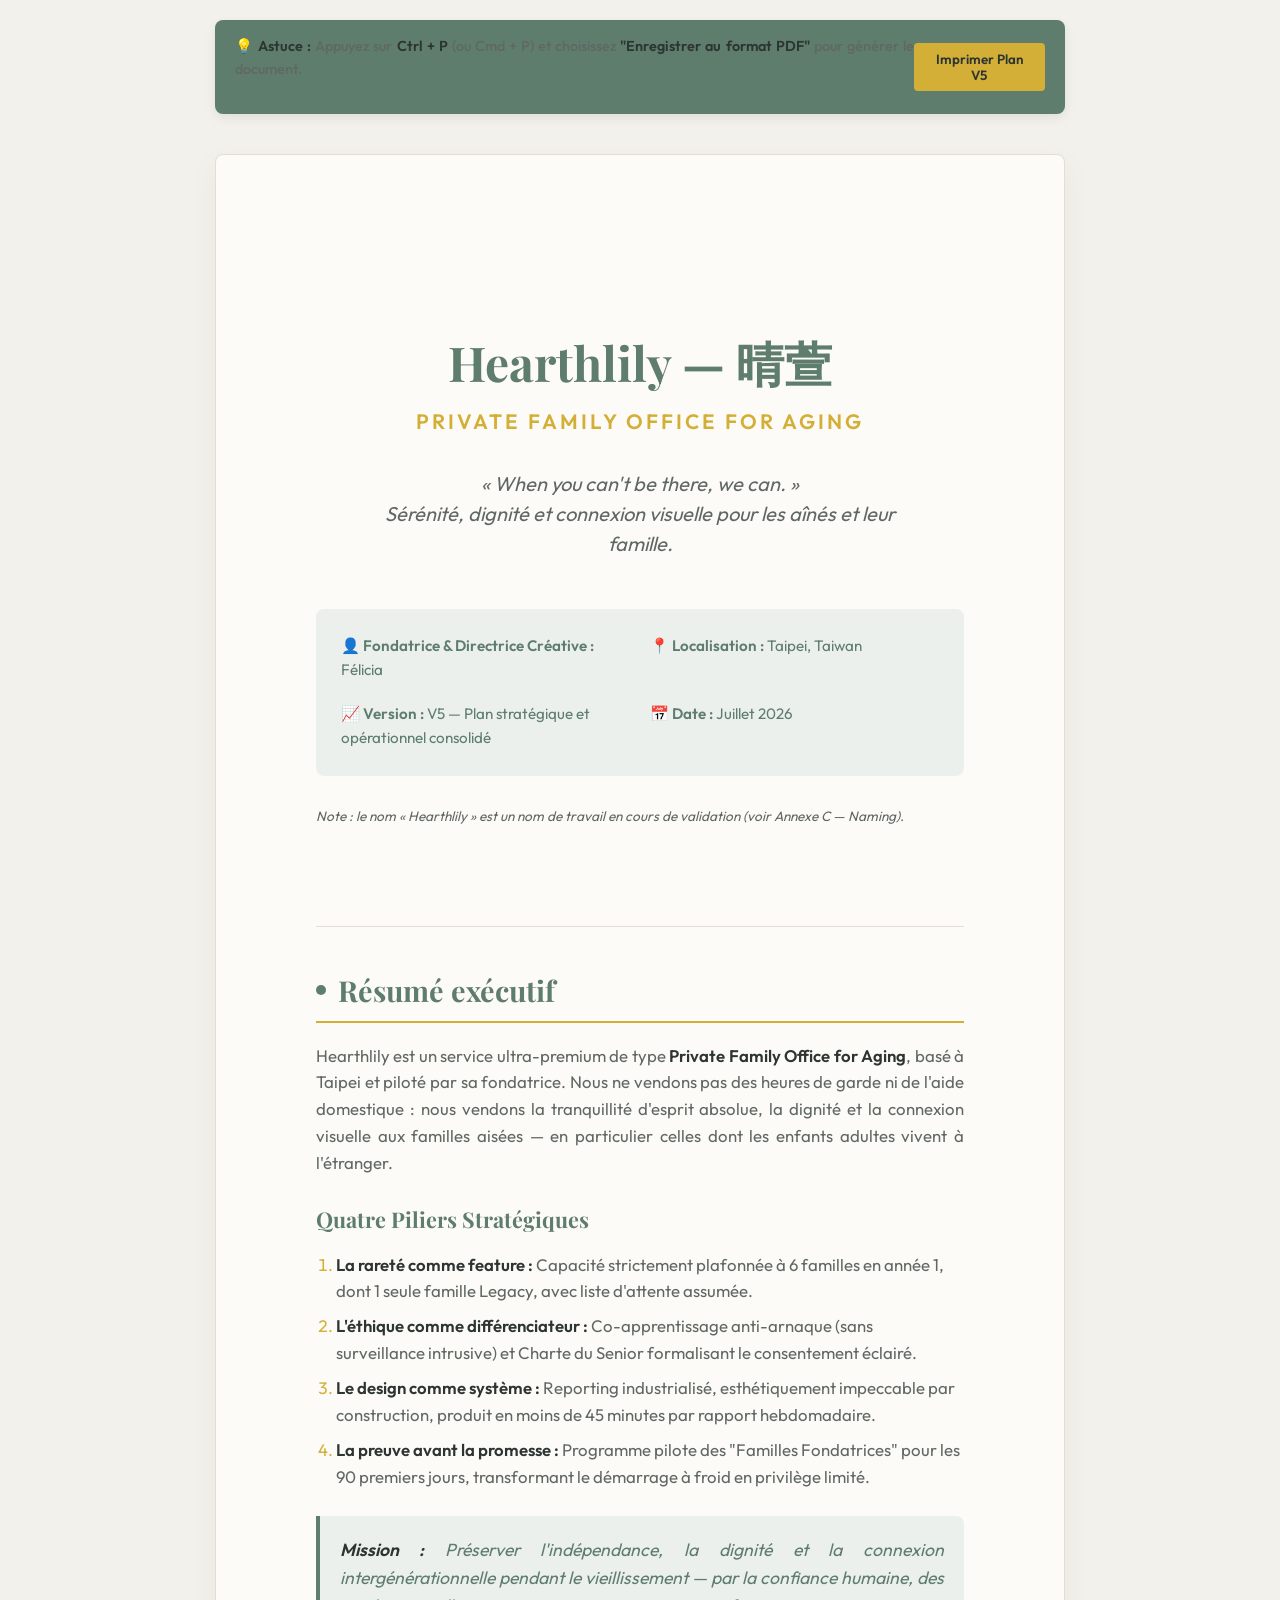
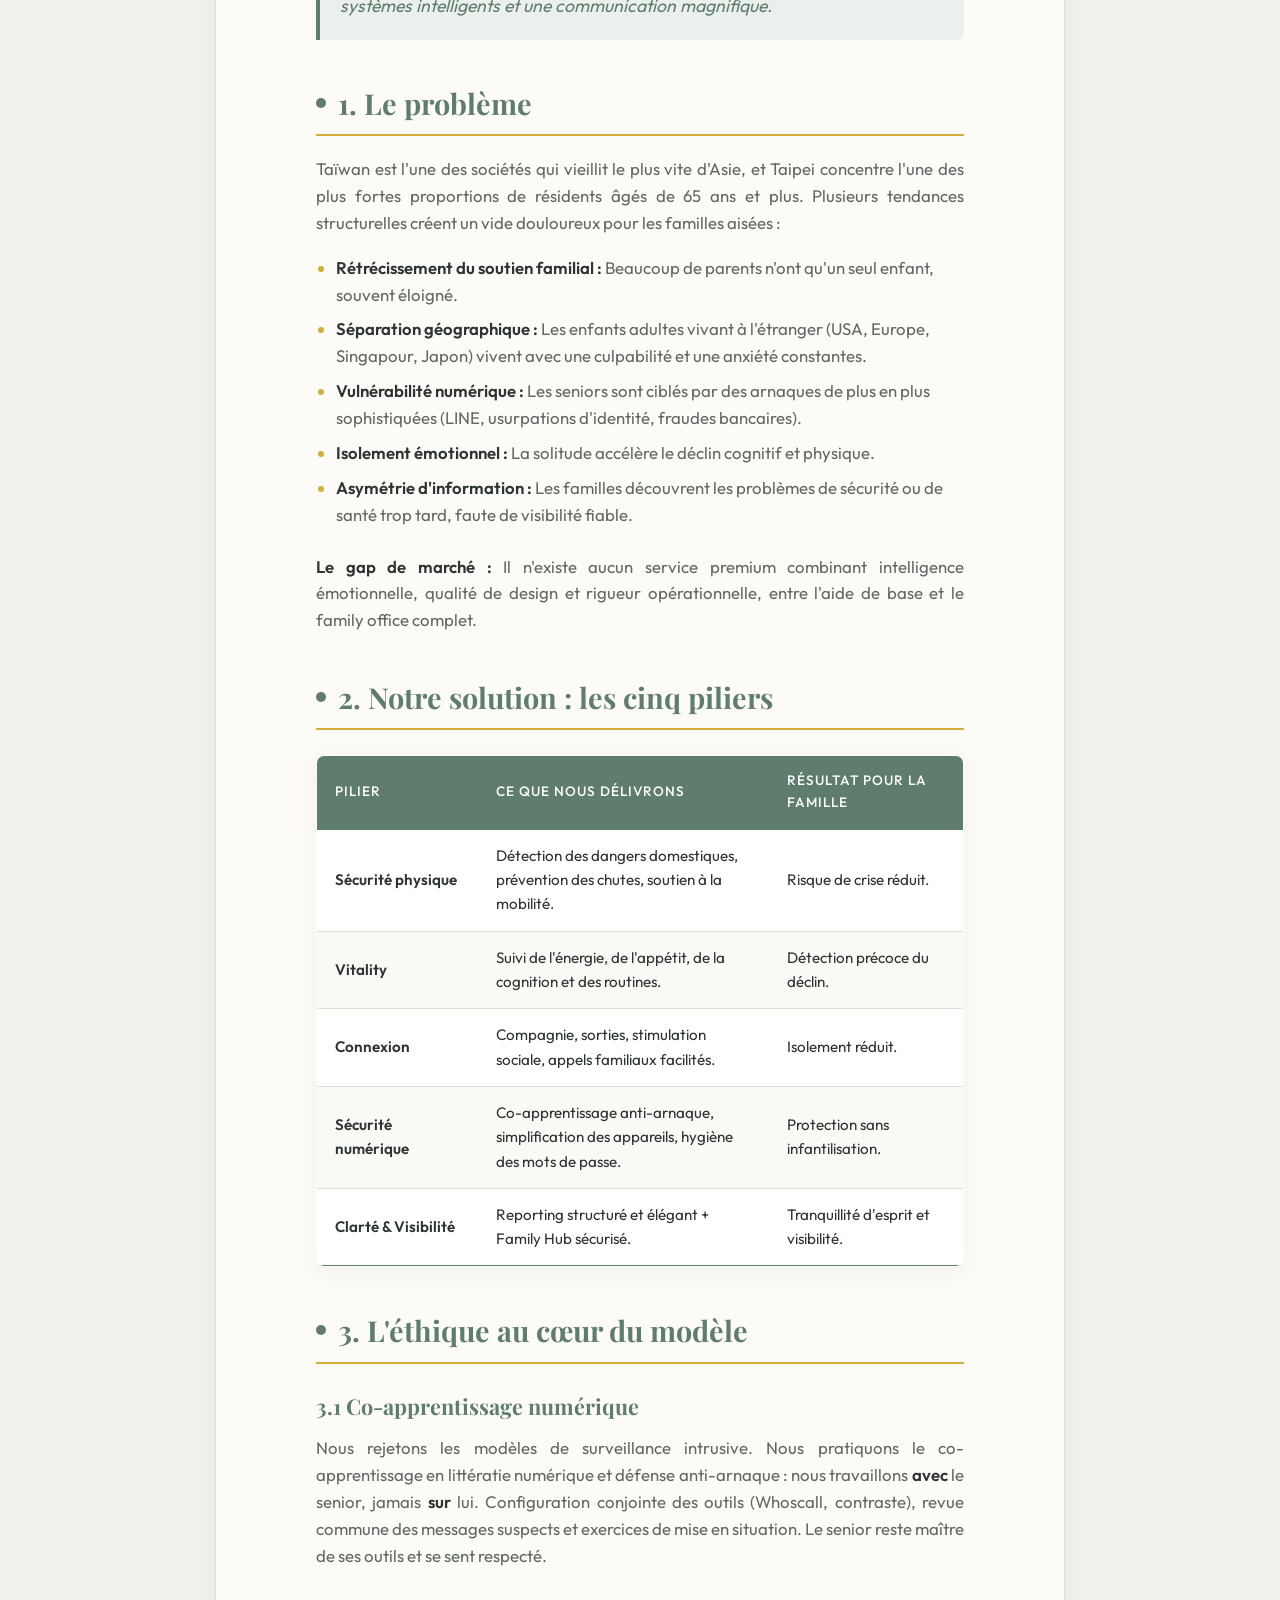
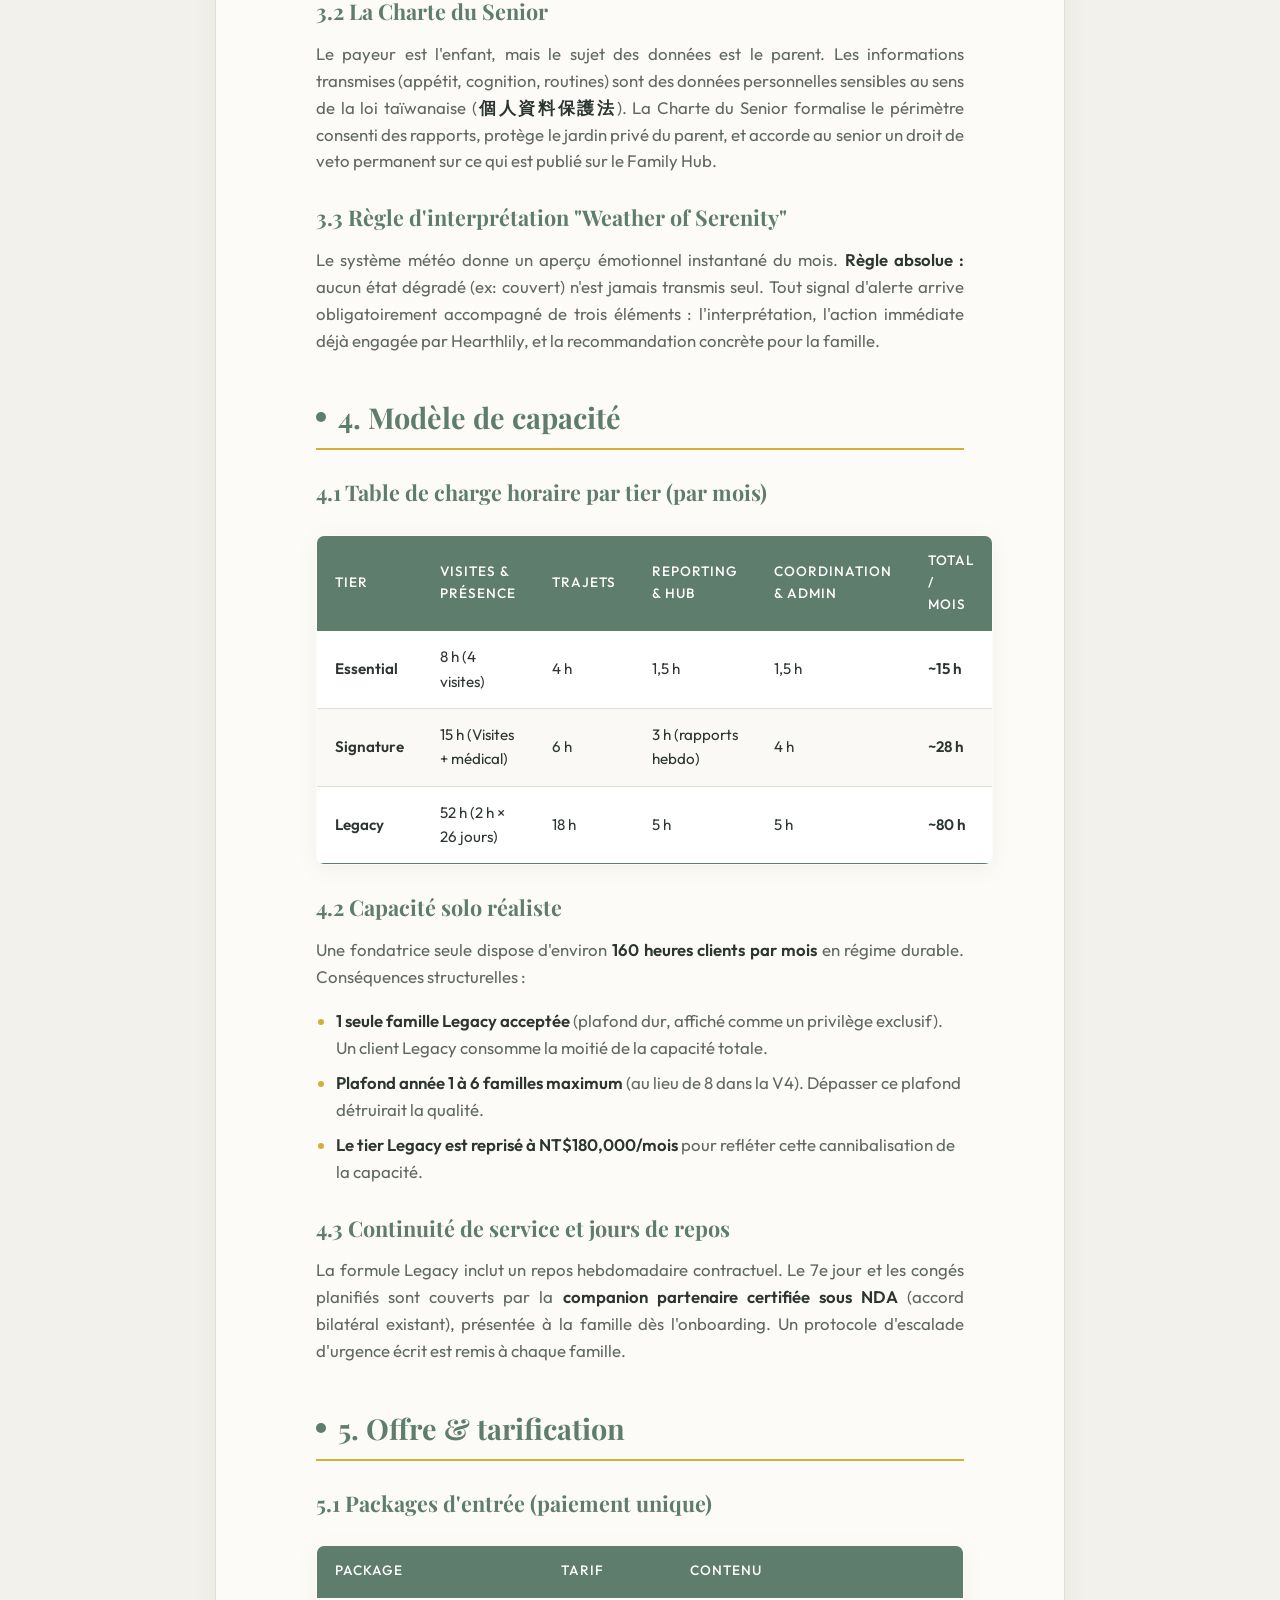
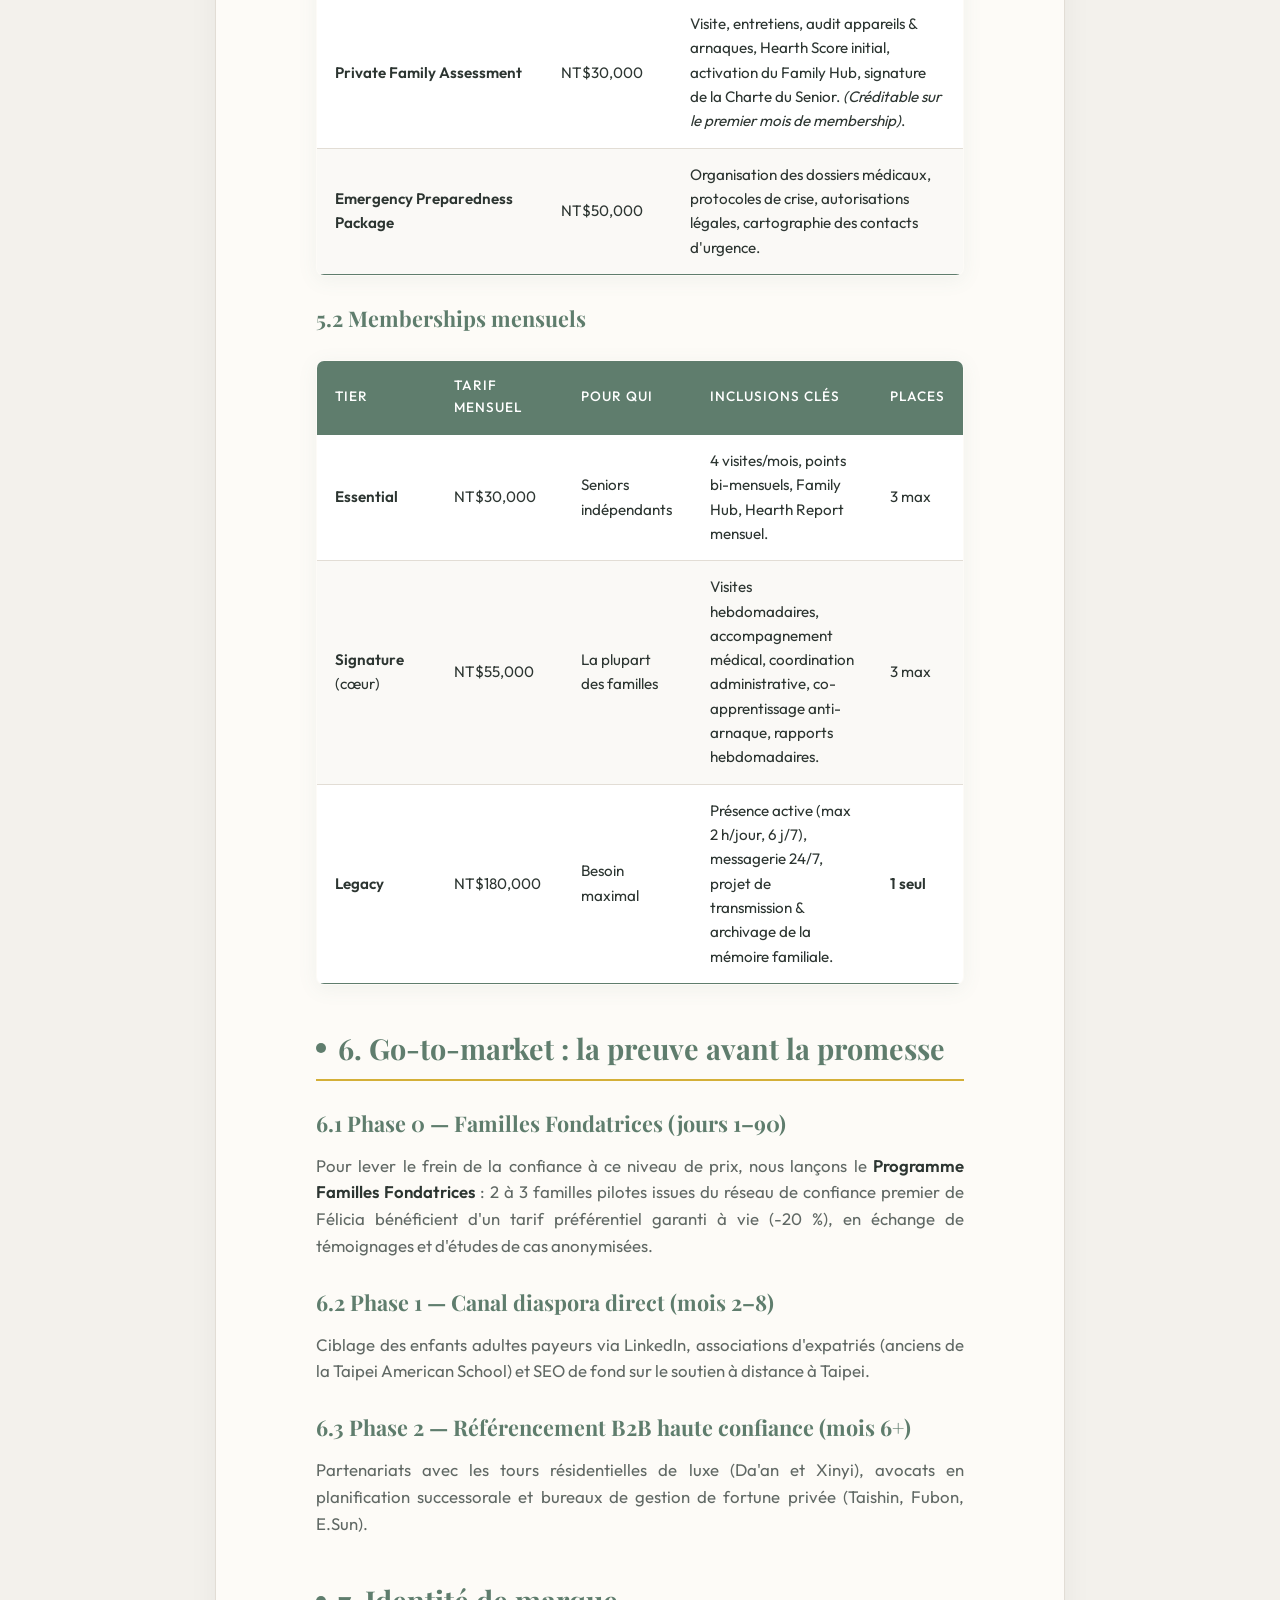
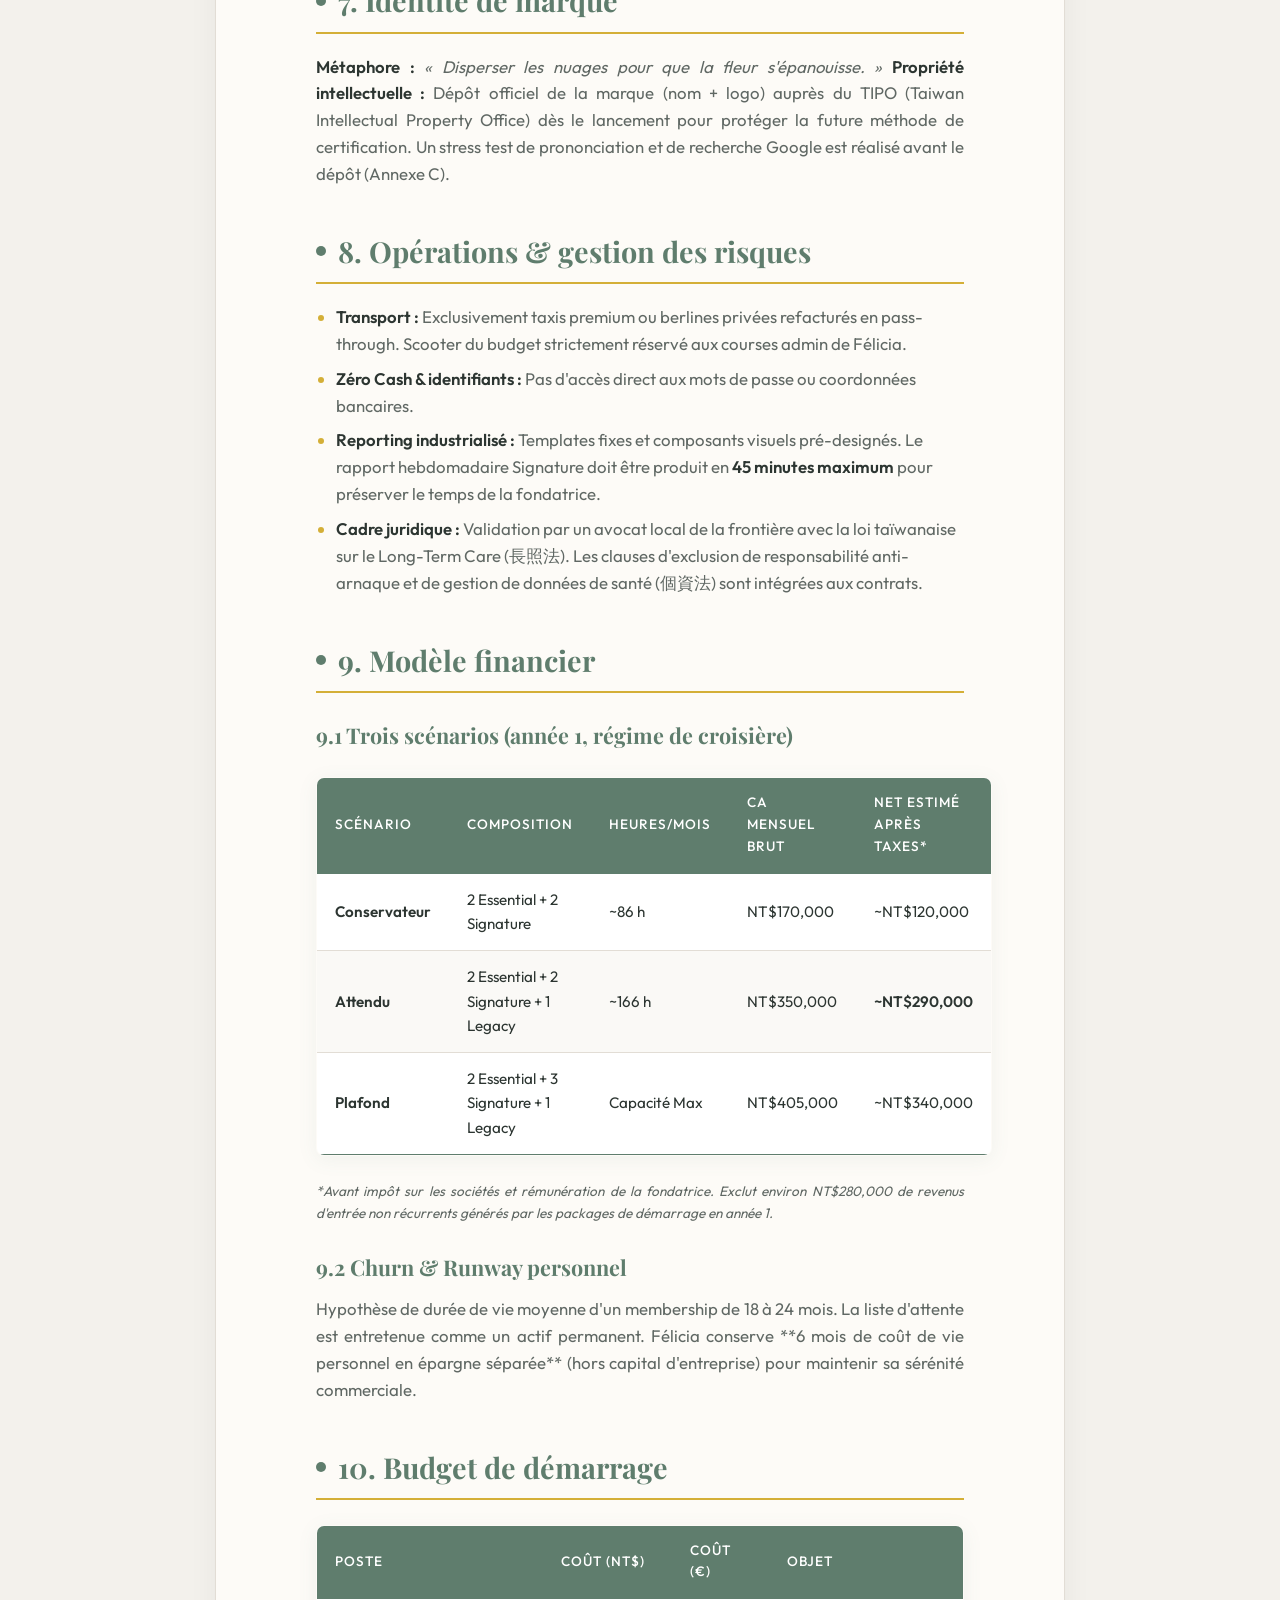
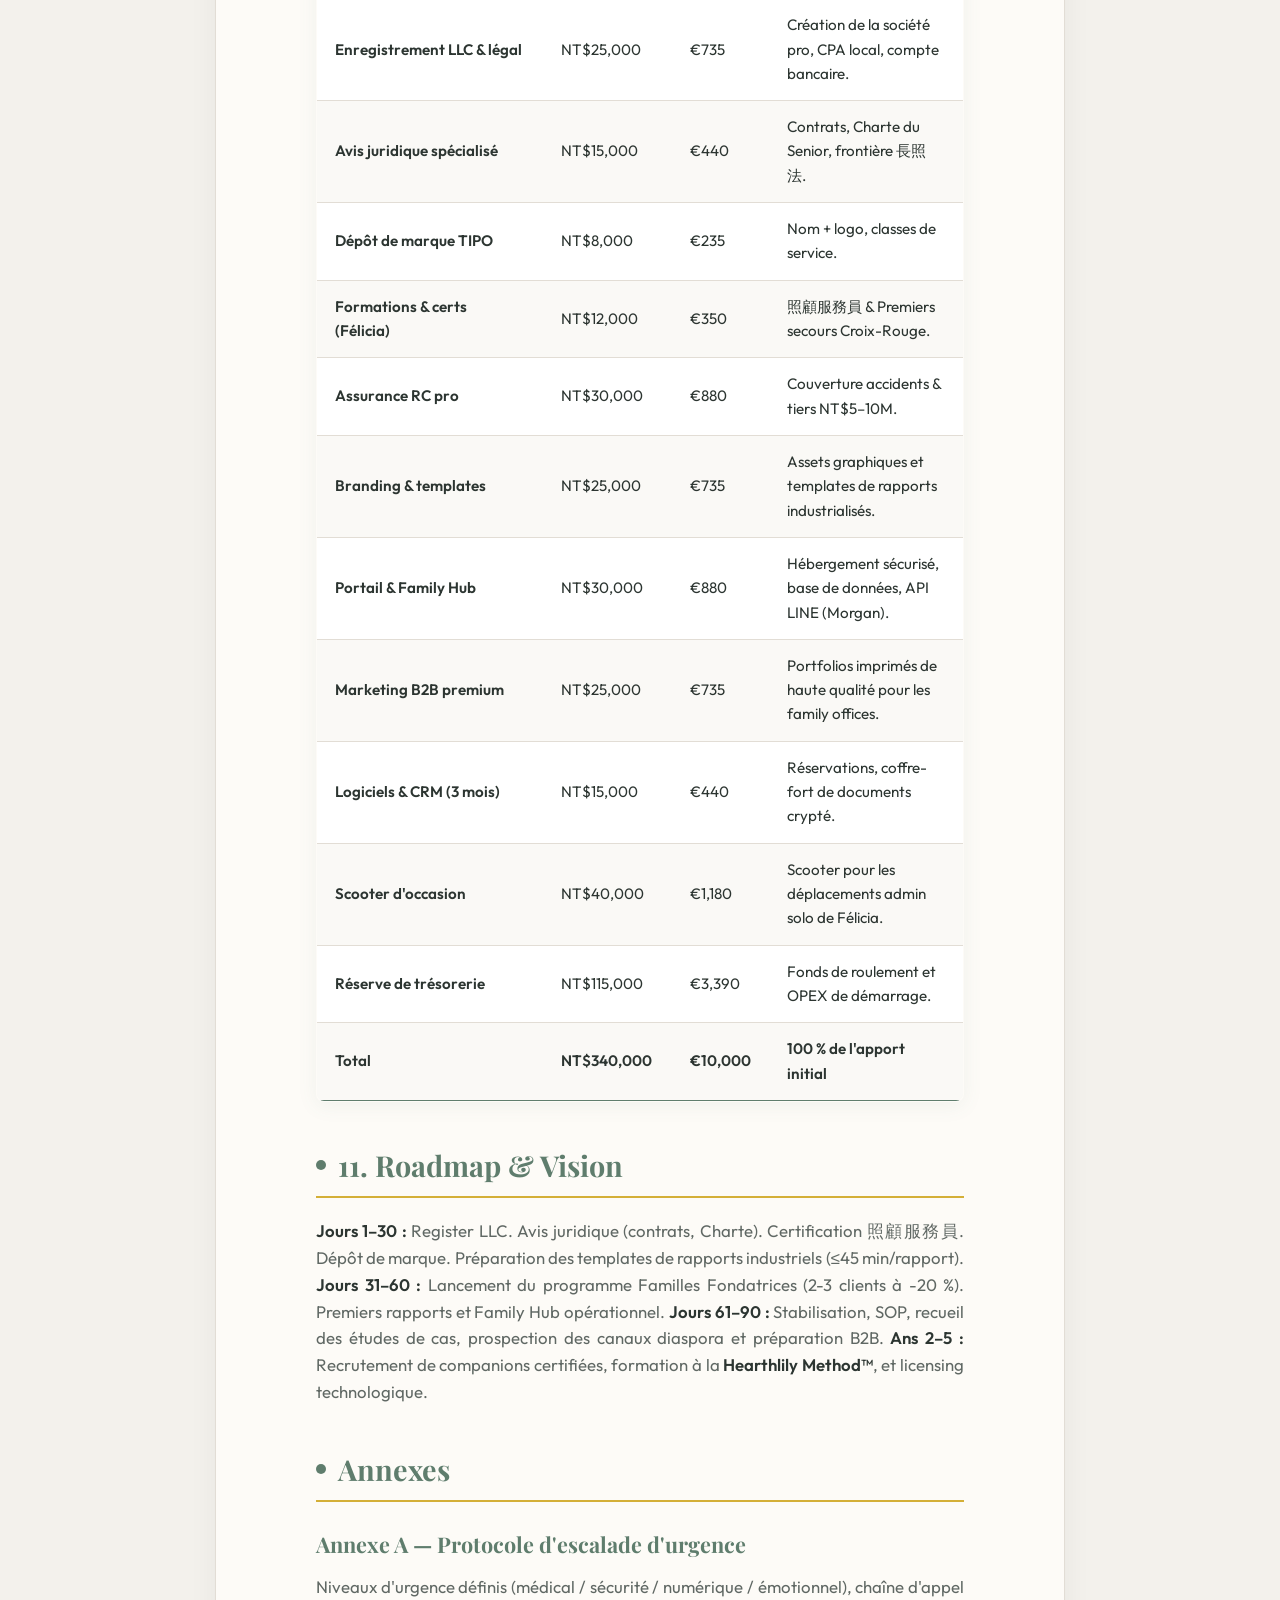
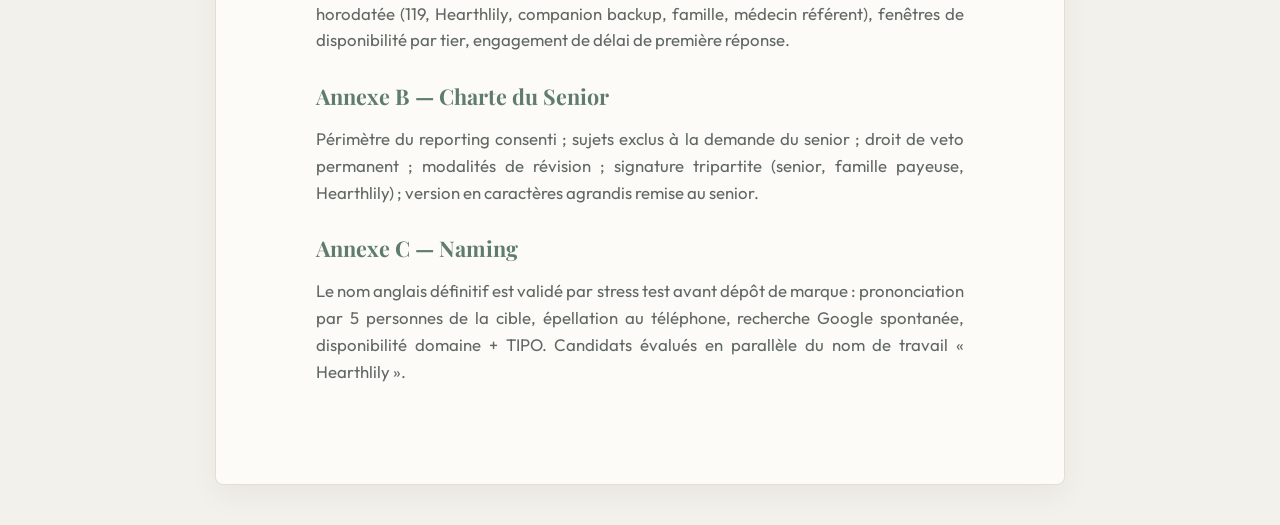
<file: Hearthlily_Business_Plan_V5_print.html>
<!DOCTYPE html>
<html lang="fr">
<head>
  <meta charset="UTF-8">
  <meta name="viewport" content="width=device-width, initial-scale=1.0">
  <title>Hearthlily (晴萱) — Business Plan V5</title>
  <link rel="preconnect" href="https://fonts.googleapis.com">
  <link rel="preconnect" href="https://fonts.gstatic.com" crossorigin>
  <link href="https://fonts.googleapis.com/css2?family=Outfit:wght@300;400;500;600;700&family=Playfair+Display:ital,wght@0,400;0,600;0,700;1,400&display=swap" rel="stylesheet">
  <style>
    :root {
      --bg-color: #FDFBF7;
      --primary-color: #5F7D6D;
      --primary-light: #EBF0ED;
      --accent-color: #D4AF37;
      --text-color: #2C3531;
      --light-text: #606864;
      --border-color: #E2DDD5;
      --card-bg: #FFFFFF;
      --shadow: 0 4px 20px rgba(95, 125, 109, 0.08);
    }

    * {
      box-sizing: border-box;
      margin: 0;
      padding: 0;
    }

    body {
      font-family: 'Outfit', sans-serif;
      color: var(--text-color);
      background-color: #F3F1EC;
      line-height: 1.6;
      -webkit-print-color-adjust: exact;
      print-color-adjust: exact;
    }

    .page-container {
      max-width: 850px;
      margin: 40px auto;
      background: var(--bg-color);
      padding: 80px 100px;
      box-shadow: 0 10px 30px rgba(0,0,0,0.05);
      border-radius: 8px;
      border: 1px solid var(--border-color);
    }

    @media print {
      body {
        background-color: #FFFFFF;
      }
      .page-container {
        margin: 0;
        padding: 40px 50px;
        box-shadow: none;
        border: none;
        max-width: 100%;
        background: #FFFFFF;
      }
      .page-break {
        page-break-before: always;
      }
      .no-print {
        display: none;
      }
    }

    .print-banner {
      max-width: 850px;
      margin: 20px auto 0 auto;
      background: var(--primary-color);
      color: #FFFFFF;
      padding: 15px 20px;
      border-radius: 8px;
      display: flex;
      justify-content: space-between;
      align-items: center;
      box-shadow: 0 4px 12px rgba(0,0,0,0.08);
    }
    .print-banner p {
      font-size: 0.9rem;
      font-weight: 500;
    }
    .print-btn {
      background: var(--accent-color);
      color: var(--text-color);
      border: none;
      padding: 8px 16px;
      border-radius: 4px;
      font-weight: 600;
      cursor: pointer;
      font-family: 'Outfit', sans-serif;
      transition: background 0.2s;
    }
    .print-btn:hover {
      background: #C49F2D;
    }

    h1, h2, h3, h4 {
      font-family: 'Playfair Display', serif;
      color: var(--primary-color);
      font-weight: 700;
    }

    h1 {
      font-size: 3rem;
      line-height: 1.15;
      margin-bottom: 5px;
    }

    .subtitle {
      font-size: 1.3rem;
      color: var(--accent-color);
      text-transform: uppercase;
      letter-spacing: 3px;
      font-weight: 600;
      margin-bottom: 20px;
    }

    h2 {
      font-size: 1.8rem;
      border-bottom: 2px solid var(--accent-color);
      padding-bottom: 8px;
      margin: 40px 0 20px 0;
      display: flex;
      align-items: center;
    }

    h2::before {
      content: "";
      display: inline-block;
      width: 10px;
      height: 10px;
      background-color: var(--primary-color);
      border-radius: 50%;
      margin-right: 12px;
    }

    h3 {
      font-size: 1.35rem;
      margin: 25px 0 12px 0;
      color: var(--primary-color);
    }

    p {
      margin-bottom: 18px;
      font-size: 1.05rem;
      color: var(--light-text);
      text-align: justify;
    }

    strong {
      color: var(--text-color);
      font-weight: 600;
    }

    .cover-section {
      text-align: center;
      padding: 100px 0 80px 0;
      border-bottom: 1px solid var(--border-color);
      margin-bottom: 40px;
    }

    .meta-grid {
      display: grid;
      grid-template-columns: repeat(2, 1fr);
      gap: 20px;
      margin-top: 50px;
      padding: 25px;
      background: var(--primary-light);
      border-radius: 8px;
      text-align: left;
    }

    .meta-grid-item {
      font-size: 0.95rem;
      color: var(--primary-color);
    }
    .meta-grid-item strong {
      color: var(--primary-color);
    }

    .highlight-box {
      background: var(--primary-light);
      border-left: 4px solid var(--primary-color);
      padding: 20px;
      margin: 25px 0;
      border-radius: 0 8px 8px 0;
    }

    .highlight-box p {
      margin: 0;
      font-style: italic;
      color: var(--primary-color);
      font-size: 1.1rem;
    }

    .grid-2 {
      display: grid;
      grid-template-columns: 1fr 1fr;
      gap: 25px;
      margin: 25px 0;
    }

    .card {
      background: var(--card-bg);
      border: 1px solid var(--border-color);
      border-radius: 8px;
      padding: 24px;
      box-shadow: var(--shadow);
    }

    ul, ol {
      margin: 15px 0 25px 20px;
    }

    li {
      margin-bottom: 8px;
      color: var(--light-text);
      font-size: 1.05rem;
    }

    li::marker {
      color: var(--accent-color);
    }

    table {
      width: 100%;
      border-collapse: collapse;
      margin: 25px 0;
      box-shadow: var(--shadow);
      border-radius: 8px;
      overflow: hidden;
      border: 1px solid var(--border-color);
    }

    th, td {
      padding: 14px 18px;
      text-align: left;
      font-size: 0.95rem;
    }

    th {
      background-color: var(--primary-color);
      color: #FFFFFF;
      font-weight: 500;
      text-transform: uppercase;
      font-size: 0.85rem;
      letter-spacing: 1px;
    }

    tr {
      background-color: var(--card-bg);
      border-bottom: 1px solid var(--border-color);
    }

    tr:nth-child(even) {
      background-color: #FAF9F6;
    }

    tr:last-child {
      border-bottom: 2px solid var(--primary-color);
    }

    .steps-container {
      display: flex;
      flex-direction: column;
      gap: 20px;
      margin-top: 20px;
    }

    .step-item {
      display: flex;
      gap: 20px;
    }

    .step-number {
      background: var(--primary-color);
      color: #FFFFFF;
      font-weight: 700;
      width: 36px;
      height: 36px;
      border-radius: 50%;
      display: flex;
      align-items: center;
      justify-content: center;
      flex-shrink: 0;
      font-size: 1rem;
    }

    .step-content h4 {
      font-size: 1.1rem;
      color: var(--text-color);
      margin-bottom: 5px;
    }

  </style>
</head>
<body>

  <!-- Print Helper Banner -->
  <div class="print-banner no-print">
    <p>💡 <strong>Astuce :</strong> Appuyez sur <strong>Ctrl + P</strong> (ou Cmd + P) et choisissez <strong>"Enregistrer au format PDF"</strong> pour générer le document.</p>
    <button class="print-btn" onclick="window.print()">Imprimer Plan V5</button>
  </div>

  <div class="page-container">
    
    <!-- Page de garde -->
    <div class="cover-section">
      <h1>Hearthlily — 晴萱</h1>
      <div class="subtitle" style="margin-top: 15px;">Private Family Office for Aging</div>
      <div style="font-size: 1.25rem; font-style: italic; color: var(--light-text); max-width: 550px; margin: 30px auto 0 auto; line-height: 1.5;">
        « When you can't be there, we can. »<br>
        Sérénité, dignité et connexion visuelle pour les aînés et leur famille.
      </div>
      
      <div class="meta-grid">
        <div class="meta-grid-item">👤 <strong>Fondatrice & Directrice Créative :</strong> Félicia</div>
        <div class="meta-grid-item">📍 <strong>Localisation :</strong> Taipei, Taiwan</div>
        <div class="meta-grid-item">📈 <strong>Version :</strong> V5 — Plan stratégique et opérationnel consolidé</div>
        <div class="meta-grid-item">📅 <strong>Date :</strong> Juillet 2026</div>
      </div>
      
      <p style="font-size: 0.85rem; margin-top: 30px; font-style: italic;">
        Note : le nom « Hearthlily » est un nom de travail en cours de validation (voir Annexe C — Naming).
      </p>
    </div>

    <!-- Page Break -->
    <div class="page-break"></div>

    <!-- Résumé exécutif -->
    <h2>Résumé exécutif</h2>
    <p>
      Hearthlily est un service ultra-premium de type <strong>Private Family Office for Aging</strong>, basé à Taipei et piloté par sa fondatrice. Nous ne vendons pas des heures de garde ni de l'aide domestique : nous vendons la tranquillité d'esprit absolue, la dignité et la connexion visuelle aux familles aisées — en particulier celles dont les enfants adultes vivent à l'étranger.
    </p>
    
    <h3>Quatre Piliers Stratégiques</h3>
    <ol>
      <li><strong>La rareté comme feature :</strong> Capacité strictement plafonnée à 6 familles en année 1, dont 1 seule famille Legacy, avec liste d'attente assumée.</li>
      <li><strong>L'éthique comme différenciateur :</strong> Co-apprentissage anti-arnaque (sans surveillance intrusive) et Charte du Senior formalisant le consentement éclairé.</li>
      <li><strong>Le design comme système :</strong> Reporting industrialisé, esthétiquement impeccable par construction, produit en moins de 45 minutes par rapport hebdomadaire.</li>
      <li><strong>La preuve avant la promesse :</strong> Programme pilote des "Familles Fondatrices" pour les 90 premiers jours, transformant le démarrage à froid en privilège limité.</li>
    </ol>

    <div class="highlight-box">
      <p><strong>Mission :</strong> Préserver l'indépendance, la dignité et la connexion intergénérationnelle pendant le vieillissement — par la confiance humaine, des systèmes intelligents et une communication magnifique.</p>
    </div>

    <!-- 1. Le problème -->
    <h2>1. Le problème</h2>
    <p>
      Taïwan est l'une des sociétés qui vieillit le plus vite d'Asie, et Taipei concentre l'une des plus fortes proportions de résidents âgés de 65 ans et plus. Plusieurs tendances structurelles créent un vide douloureux pour les familles aisées :
    </p>
    <ul>
      <li><strong>Rétrécissement du soutien familial :</strong> Beaucoup de parents n'ont qu'un seul enfant, souvent éloigné.</li>
      <li><strong>Séparation géographique :</strong> Les enfants adultes vivant à l'étranger (USA, Europe, Singapour, Japon) vivent avec une culpabilité et une anxiété constantes.</li>
      <li><strong>Vulnérabilité numérique :</strong> Les seniors sont ciblés par des arnaques de plus en plus sophistiquées (LINE, usurpations d'identité, fraudes bancaires).</li>
      <li><strong>Isolement émotionnel :</strong> La solitude accélère le déclin cognitif et physique.</li>
      <li><strong>Asymétrie d'information :</strong> Les familles découvrent les problèmes de sécurité ou de santé trop tard, faute de visibilité fiable.</li>
    </ul>
    <p>
      <strong>Le gap de marché :</strong> Il n'existe aucun service premium combinant intelligence émotionnelle, qualité de design et rigueur opérationnelle, entre l'aide de base et le family office complet.
    </p>

    <!-- Page Break -->
    <div class="page-break"></div>

    <!-- 2. Notre solution -->
    <h2>2. Notre solution : les cinq piliers</h2>
    <table>
      <thead>
        <tr>
          <th style="width: 25%;">Pilier</th>
          <th style="width: 45%;">Ce que nous délivrons</th>
          <th style="width: 30%;">Résultat pour la famille</th>
        </tr>
      </thead>
      <tbody>
        <tr>
          <td><strong>Sécurité physique</strong></td>
          <td>Détection des dangers domestiques, prévention des chutes, soutien à la mobilité.</td>
          <td>Risque de crise réduit.</td>
        </tr>
        <tr>
          <td><strong>Vitality</strong></td>
          <td>Suivi de l'énergie, de l'appétit, de la cognition et des routines.</td>
          <td>Détection précoce du déclin.</td>
        </tr>
        <tr>
          <td><strong>Connexion</strong></td>
          <td>Compagnie, sorties, stimulation sociale, appels familiaux facilités.</td>
          <td>Isolement réduit.</td>
        </tr>
        <tr>
          <td><strong>Sécurité numérique</strong></td>
          <td>Co-apprentissage anti-arnaque, simplification des appareils, hygiène des mots de passe.</td>
          <td>Protection sans infantilisation.</td>
        </tr>
        <tr>
          <td><strong>Clarté & Visibilité</strong></td>
          <td>Reporting structuré et élégant + Family Hub sécurisé.</td>
          <td>Tranquillité d'esprit et visibilité.</td>
        </tr>
      </tbody>
    </table>

    <!-- 3. L'éthique au cœur du modèle -->
    <h2>3. L'éthique au cœur du modèle</h2>
    
    <h3>3.1 Co-apprentissage numérique</h3>
    <p>
      Nous rejetons les modèles de surveillance intrusive. Nous pratiquons le co-apprentissage en littératie numérique et défense anti-arnaque : nous travaillons <strong>avec</strong> le senior, jamais <strong>sur</strong> lui. Configuration conjointe des outils (Whoscall, contraste), revue commune des messages suspects et exercices de mise en situation. Le senior reste maître de ses outils et se sent respecté.
    </p>
    
    <h3>3.2 La Charte du Senior</h3>
    <p>
      Le payeur est l'enfant, mais le sujet des données est le parent. Les informations transmises (appétit, cognition, routines) sont des données personnelles sensibles au sens de la loi taïwanaise (<strong>個人資料保護法</strong>). La Charte du Senior formalise le périmètre consenti des rapports, protège le jardin privé du parent, et accorde au senior un droit de veto permanent sur ce qui est publié sur le Family Hub.
    </p>
    
    <h3>3.3 Règle d'interprétation "Weather of Serenity"</h3>
    <p>
      Le système météo donne un aperçu émotionnel instantané du mois. <strong>Règle absolue :</strong> aucun état dégradé (ex: couvert) n'est jamais transmis seul. Tout signal d'alerte arrive obligatoirement accompagné de trois éléments : l'interprétation, l'action immédiate déjà engagée par Hearthlily, et la recommandation concrète pour la famille.
    </p>

    <!-- Page Break -->
    <div class="page-break"></div>

    <!-- 4. Modèle de capacité -->
    <h2>4. Modèle de capacité</h2>
    
    <h3>4.1 Table de charge horaire par tier (par mois)</h3>
    <table>
      <thead>
        <tr>
          <th>Tier</th>
          <th>Visites & présence</th>
          <th>Trajets</th>
          <th>Reporting & Hub</th>
          <th>Coordination & admin</th>
          <th>Total / mois</th>
        </tr>
      </thead>
      <tbody>
        <tr>
          <td><strong>Essential</strong></td>
          <td>8 h (4 visites)</td>
          <td>4 h</td>
          <td>1,5 h</td>
          <td>1,5 h</td>
          <td><strong>~15 h</strong></td>
        </tr>
        <tr>
          <td><strong>Signature</strong></td>
          <td>15 h (Visites + médical)</td>
          <td>6 h</td>
          <td>3 h (rapports hebdo)</td>
          <td>4 h</td>
          <td><strong>~28 h</strong></td>
        </tr>
        <tr>
          <td><strong>Legacy</strong></td>
          <td>52 h (2 h × 26 jours)</td>
          <td>18 h</td>
          <td>5 h</td>
          <td>5 h</td>
          <td><strong>~80 h</strong></td>
        </tr>
      </tbody>
    </table>

    <h3>4.2 Capacité solo réaliste</h3>
    <p>
      Une fondatrice seule dispose d'environ <strong>160 heures clients par mois</strong> en régime durable. Conséquences structurelles :
    </p>
    <ul>
      <li><strong>1 seule famille Legacy acceptée</strong> (plafond dur, affiché comme un privilège exclusif). Un client Legacy consomme la moitié de la capacité totale.</li>
      <li><strong>Plafond année 1 à 6 familles maximum</strong> (au lieu de 8 dans la V4). Dépasser ce plafond détruirait la qualité.</li>
      <li><strong>Le tier Legacy est reprisé à NT$180,000/mois</strong> pour refléter cette cannibalisation de la capacité.</li>
    </ul>

    <h3>4.3 Continuité de service et jours de repos</h3>
    <p>
      La formule Legacy inclut un repos hebdomadaire contractuel. Le 7e jour et les congés planifiés sont couverts par la <strong>companion partenaire certifiée sous NDA</strong> (accord bilatéral existant), présentée à la famille dès l'onboarding. Un protocole d'escalade d'urgence écrit est remis à chaque famille.
    </p>

    <!-- 5. Offre & tarification -->
    <h2>5. Offre & tarification</h2>
    
    <h3>5.1 Packages d'entrée (paiement unique)</h3>
    <table>
      <thead>
        <tr>
          <th style="width: 35%;">Package</th>
          <th style="width: 20%;">Tarif</th>
          <th style="width: 45%;">Contenu</th>
        </tr>
      </thead>
      <tbody>
        <tr>
          <td><strong>Private Family Assessment</strong></td>
          <td>NT$30,000</td>
          <td>Visite, entretiens, audit appareils & arnaques, Hearth Score initial, activation du Family Hub, signature de la Charte du Senior. <em>(Créditable sur le premier mois de membership)</em>.</td>
        </tr>
        <tr>
          <td><strong>Emergency Preparedness Package</strong></td>
          <td>NT$50,000</td>
          <td>Organisation des dossiers médicaux, protocoles de crise, autorisations légales, cartographie des contacts d'urgence.</td>
        </tr>
      </tbody>
    </table>

    <!-- Page Break -->
    <div class="page-break"></div>

    <h3>5.2 Memberships mensuels</h3>
    <table>
      <thead>
        <tr>
          <th style="width: 20%;">Tier</th>
          <th style="width: 20%;">Tarif mensuel</th>
          <th style="width: 20%;">Pour qui</th>
          <th style="width: 30%;">Inclusions clés</th>
          <th style="width: 10%;">Places</th>
        </tr>
      </thead>
      <tbody>
        <tr>
          <td><strong>Essential</strong></td>
          <td>NT$30,000</td>
          <td>Seniors indépendants</td>
          <td>4 visites/mois, points bi-mensuels, Family Hub, Hearth Report mensuel.</td>
          <td>3 max</td>
        </tr>
        <tr>
          <td><strong>Signature</strong> (cœur)</td>
          <td>NT$55,000</td>
          <td>La plupart des familles</td>
          <td>Visites hebdomadaires, accompagnement médical, coordination administrative, co-apprentissage anti-arnaque, rapports hebdomadaires.</td>
          <td>3 max</td>
        </tr>
        <tr>
          <td><strong>Legacy</strong></td>
          <td>NT$180,000</td>
          <td>Besoin maximal</td>
          <td>Présence active (max 2 h/jour, 6 j/7), messagerie 24/7, projet de transmission & archivage de la mémoire familiale.</td>
          <td><strong>1 seul</strong></td>
        </tr>
      </tbody>
    </table>

    <!-- 6. Go-to-market -->
    <h2>6. Go-to-market : la preuve avant la promesse</h2>
    
    <h3>6.1 Phase 0 — Familles Fondatrices (jours 1–90)</h3>
    <p>
      Pour lever le frein de la confiance à ce niveau de prix, nous lançons le <strong>Programme Familles Fondatrices</strong> : 2 à 3 familles pilotes issues du réseau de confiance premier de Félicia bénéficient d'un tarif préférentiel garanti à vie (-20 %), en échange de témoignages et d'études de cas anonymisées.
    </p>
    
    <h3>6.2 Phase 1 — Canal diaspora direct (mois 2–8)</h3>
    <p>
      Ciblage des enfants adultes payeurs via LinkedIn, associations d'expatriés (anciens de la Taipei American School) et SEO de fond sur le soutien à distance à Taipei.
    </p>
    
    <h3>6.3 Phase 2 — Référencement B2B haute confiance (mois 6+)</h3>
    <p>
      Partenariats avec les tours résidentielles de luxe (Da'an et Xinyi), avocats en planification successorale et bureaux de gestion de fortune privée (Taishin, Fubon, E.Sun).
    </p>

    <!-- 7. Identité de marque -->
    <h2>7. Identité de marque</h2>
    <p>
      <strong>Métaphore :</strong> <em>« Disperser les nuages pour que la fleur s'épanouisse. »</em>  
      <strong>Propriété intellectuelle :</strong> Dépôt officiel de la marque (nom + logo) auprès du TIPO (Taiwan Intellectual Property Office) dès le lancement pour protéger la future méthode de certification. Un stress test de prononciation et de recherche Google est réalisé avant le dépôt (Annexe C).
    </p>

    <!-- Page Break -->
    <div class="page-break"></div>

    <!-- 8. Opérations & gestion des risques -->
    <h2>8. Opérations & gestion des risques</h2>
    <ul>
      <li><strong>Transport :</strong> Exclusivement taxis premium ou berlines privées refacturés en pass-through. Scooter du budget strictement réservé aux courses admin de Félicia.</li>
      <li><strong>Zéro Cash & identifiants :</strong> Pas d'accès direct aux mots de passe ou coordonnées bancaires.</li>
      <li><strong>Reporting industrialisé :</strong> Templates fixes et composants visuels pré-designés. Le rapport hebdomadaire Signature doit être produit en <strong>45 minutes maximum</strong> pour préserver le temps de la fondatrice.</li>
      <li><strong>Cadre juridique :</strong> Validation par un avocat local de la frontière avec la loi taïwanaise sur le Long-Term Care (長照法). Les clauses d'exclusion de responsabilité anti-arnaque et de gestion de données de santé (個資法) sont intégrées aux contrats.</li>
    </ul>

    <!-- 9. Modèle financier -->
    <h2>9. Modèle financier</h2>
    
    <h3>9.1 Trois scénarios (année 1, régime de croisière)</h3>
    <table>
      <thead>
        <tr>
          <th>Scénario</th>
          <th>Composition</th>
          <th>Heures/mois</th>
          <th>CA mensuel brut</th>
          <th>Net estimé après taxes*</th>
        </tr>
      </thead>
      <tbody>
        <tr>
          <td><strong>Conservateur</strong></td>
          <td>2 Essential + 2 Signature</td>
          <td>~86 h</td>
          <td>NT$170,000</td>
          <td>~NT$120,000</td>
        </tr>
        <tr>
          <td><strong>Attendu</strong></td>
          <td>2 Essential + 2 Signature + 1 Legacy</td>
          <td>~166 h</td>
          <td>NT$350,000</td>
          <td><strong>~NT$290,000</strong></td>
        </tr>
        <tr>
          <td><strong>Plafond</strong></td>
          <td>2 Essential + 3 Signature + 1 Legacy</td>
          <td>Capacité Max</td>
          <td>NT$405,000</td>
          <td>~NT$340,000</td>
        </tr>
      </tbody>
    </table>
    <p style="font-size: 0.85rem; font-style: italic;">
      *Avant impôt sur les sociétés et rémunération de la fondatrice. Exclut environ NT$280,000 de revenus d'entrée non récurrents générés par les packages de démarrage en année 1.
    </p>

    <h3>9.2 Churn & Runway personnel</h3>
    <p>
      Hypothèse de durée de vie moyenne d'un membership de 18 à 24 mois. La liste d'attente est entretenue comme un actif permanent. Félicia conserve **6 mois de coût de vie personnel en épargne séparée** (hors capital d'entreprise) pour maintenir sa sérénité commerciale.
    </p>

    <!-- Page Break -->
    <div class="page-break"></div>

    <!-- 10. Budget de démarrage (NT$340,000 / 10,000 €) -->
    <h2>10. Budget de démarrage</h2>
    <table>
      <thead>
        <tr>
          <th style="width: 35%;">Poste</th>
          <th style="width: 20%;">Coût (NT$)</th>
          <th style="width: 15%;">Coût (€)</th>
          <th style="width: 30%;">Objet</th>
        </tr>
      </thead>
      <tbody>
        <tr>
          <td><strong>Enregistrement LLC & légal</strong></td>
          <td>NT$25,000</td>
          <td>€735</td>
          <td>Création de la société pro, CPA local, compte bancaire.</td>
        </tr>
        <tr>
          <td><strong>Avis juridique spécialisé</strong></td>
          <td>NT$15,000</td>
          <td>€440</td>
          <td>Contrats, Charte du Senior, frontière 長照法.</td>
        </tr>
        <tr>
          <td><strong>Dépôt de marque TIPO</strong></td>
          <td>NT$8,000</td>
          <td>€235</td>
          <td>Nom + logo, classes de service.</td>
        </tr>
        <tr>
          <td><strong>Formations & certs (Félicia)</strong></td>
          <td>NT$12,000</td>
          <td>€350</td>
          <td>照顧服務員 & Premiers secours Croix-Rouge.</td>
        </tr>
        <tr>
          <td><strong>Assurance RC pro</strong></td>
          <td>NT$30,000</td>
          <td>€880</td>
          <td>Couverture accidents & tiers NT$5–10M.</td>
        </tr>
        <tr>
          <td><strong>Branding & templates</strong></td>
          <td>NT$25,000</td>
          <td>€735</td>
          <td>Assets graphiques et templates de rapports industrialisés.</td>
        </tr>
        <tr>
          <td><strong>Portail & Family Hub</strong></td>
          <td>NT$30,000</td>
          <td>€880</td>
          <td>Hébergement sécurisé, base de données, API LINE (Morgan).</td>
        </tr>
        <tr>
          <td><strong>Marketing B2B premium</strong></td>
          <td>NT$25,000</td>
          <td>€735</td>
          <td>Portfolios imprimés de haute qualité pour les family offices.</td>
        </tr>
        <tr>
          <td><strong>Logiciels & CRM (3 mois)</strong></td>
          <td>NT$15,000</td>
          <td>€440</td>
          <td>Réservations, coffre-fort de documents crypté.</td>
        </tr>
        <tr>
          <td><strong>Scooter d'occasion</strong></td>
          <td>NT$40,000</td>
          <td>€1,180</td>
          <td>Scooter pour les déplacements admin solo de Félicia.</td>
        </tr>
        <tr>
          <td><strong>Réserve de trésorerie</strong></td>
          <td>NT$115,000</td>
          <td>€3,390</td>
          <td>Fonds de roulement et OPEX de démarrage.</td>
        </tr>
        <tr>
          <td><strong>Total</strong></td>
          <td><strong>NT$340,000</strong></td>
          <td><strong>€10,000</strong></td>
          <td><strong>100 % de l'apport initial</strong></td>
        </tr>
      </tbody>
    </table>

    <!-- 11. Roadmap & Vision -->
    <h2>11. Roadmap & Vision</h2>
    <p>
      <strong>Jours 1–30 :</strong> Register LLC. Avis juridique (contrats, Charte). Certification 照顧服務員. Dépôt de marque. Préparation des templates de rapports industriels (≤45 min/rapport).  
      <strong>Jours 31–60 :</strong> Lancement du programme Familles Fondatrices (2-3 clients à -20 %). Premiers rapports et Family Hub opérationnel.  
      <strong>Jours 61–90 :</strong> Stabilisation, SOP, recueil des études de cas, prospection des canaux diaspora et préparation B2B.  
      <strong>Ans 2–5 :</strong> Recrutement de companions certifiées, formation à la <strong>Hearthlily Method™</strong>, et licensing technologique.
    </p>

    <!-- Page Break -->
    <div class="page-break"></div>

    <!-- Annexes -->
    <h2>Annexes</h2>
    <h3>Annexe A — Protocole d'escalade d'urgence</h3>
    <p>Niveaux d'urgence définis (médical / sécurité / numérique / émotionnel), chaîne d'appel horodatée (119, Hearthlily, companion backup, famille, médecin référent), fenêtres de disponibilité par tier, engagement de délai de première réponse.</p>

    <h3>Annexe B — Charte du Senior</h3>
    <p>Périmètre du reporting consenti ; sujets exclus à la demande du senior ; droit de veto permanent ; modalités de révision ; signature tripartite (senior, famille payeuse, Hearthlily) ; version en caractères agrandis remise au senior.</p>

    <h3>Annexe C — Naming</h3>
    <p>Le nom anglais définitif est validé par stress test avant dépôt de marque : prononciation par 5 personnes de la cible, épellation au téléphone, recherche Google spontanée, disponibilité domaine + TIPO. Candidats évalués en parallèle du nom de travail « Hearthlily ».</p>

  </div>

</body>
</html>
</file>
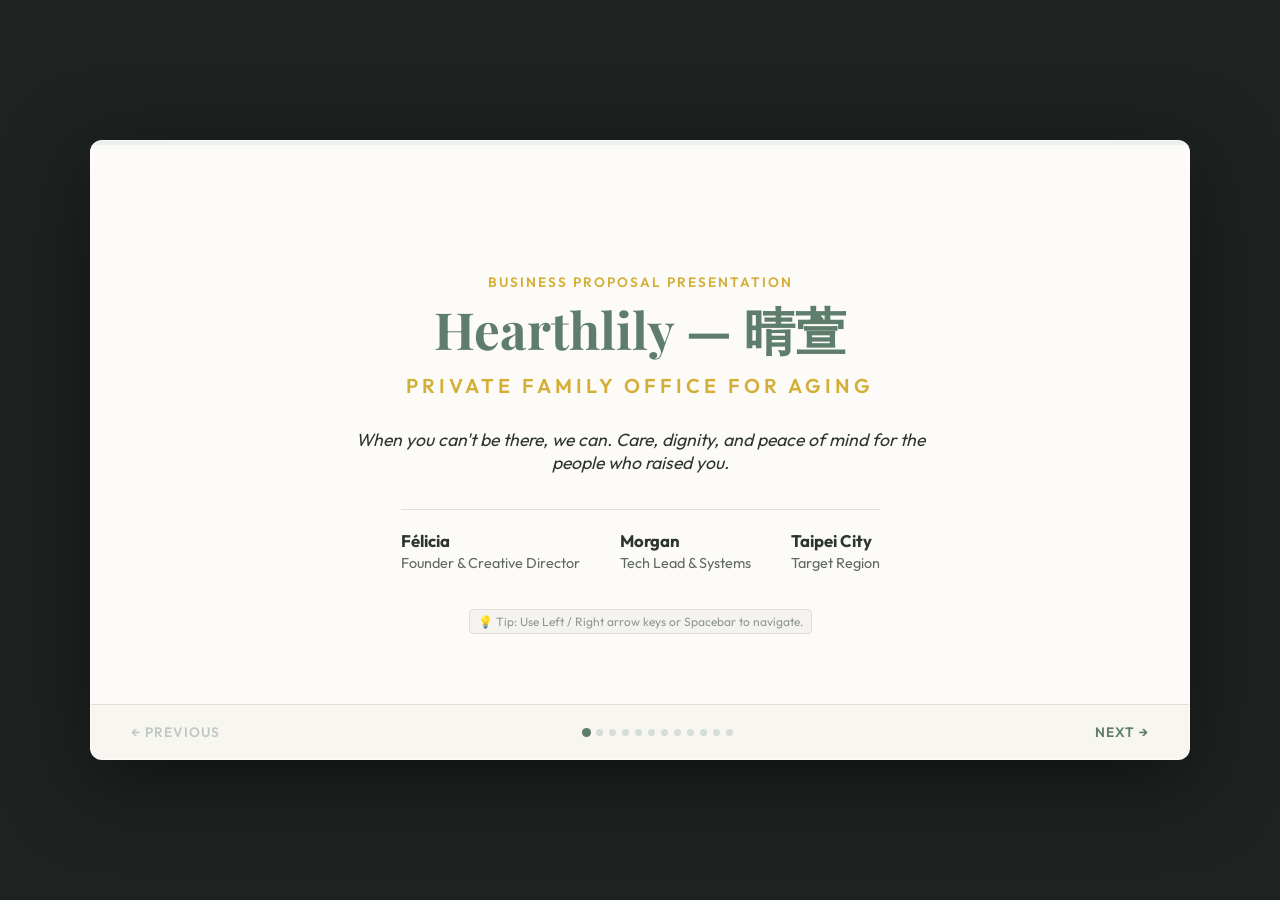
<file: hearthlily_presentation_slides.html>
<!DOCTYPE html>
<html lang="en">
<head>
  <meta charset="UTF-8">
  <meta name="viewport" content="width=device-width, initial-scale=1.0">
  <title>Hearthlily (晴萱) — Private Family Office for Aging Slides</title>
  <link rel="preconnect" href="https://fonts.googleapis.com">
  <link rel="preconnect" href="https://fonts.gstatic.com" crossorigin>
  <link href="https://fonts.googleapis.com/css2?family=Outfit:wght@300;400;500;600;700&family=Playfair+Display:ital,wght@0,400;0,600;0,700;1,400&display=swap" rel="stylesheet">
  <style>
    :root {
      --bg-color: #FDFBF7;
      --primary-color: #5F7D6D;
      --primary-light: #EBF0ED;
      --accent-color: #D4AF37;
      --text-color: #2C3531;
      --light-text: #606864;
      --border-color: #E2DDD5;
      --card-bg: #FFFFFF;
      --shadow: 0 10px 40px rgba(95, 125, 109, 0.06);
    }

    * {
      box-sizing: border-box;
      margin: 0;
      padding: 0;
    }

    body {
      font-family: 'Outfit', sans-serif;
      color: var(--text-color);
      background-color: #1E2321;
      overflow: hidden;
      display: flex;
      justify-content: center;
      align-items: center;
      height: 100vh;
      width: 100vw;
    }

    /* Presentation Container (16:9 Aspect Ratio) */
    .presentation-container {
      width: 100%;
      max-width: 1100px;
      height: 100%;
      max-height: 620px;
      aspect-ratio: 16 / 9;
      background: var(--bg-color);
      position: relative;
      overflow: hidden;
      box-shadow: 0 20px 80px rgba(0,0,0,0.5);
      border-radius: 12px;
      border: 1px solid rgba(255,255,255,0.05);
      display: flex;
      flex-direction: column;
    }

    /* Slide Deck wrapper */
    .slides-wrapper {
      flex: 1;
      position: relative;
      width: 100%;
      height: 100%;
    }

    /* Individual Slide */
    .slide {
      position: absolute;
      top: 0;
      left: 0;
      width: 100%;
      height: 100%;
      opacity: 0;
      visibility: hidden;
      transform: translateX(50px);
      transition: opacity 0.5s ease, transform 0.5s cubic-bezier(0.25, 1, 0.5, 1), visibility 0.5s;
      padding: 50px 70px;
      display: flex;
      flex-direction: column;
      justify-content: center;
      background: var(--bg-color);
      z-index: 1;
    }

    /* Active Slide State */
    .slide.active {
      opacity: 1;
      visibility: visible;
      transform: translateX(0);
      z-index: 2;
    }

    /* Slide Header */
    .slide-header {
      margin-bottom: 20px;
    }
    
    .slide-tag {
      font-size: 0.85rem;
      font-weight: 600;
      color: var(--accent-color);
      text-transform: uppercase;
      letter-spacing: 2px;
      margin-bottom: 4px;
      display: block;
    }

    .slide-title {
      font-family: 'Playfair Display', serif;
      font-size: 2.1rem;
      color: var(--primary-color);
      font-weight: 700;
      display: inline-block;
      position: relative;
    }

    .slide-title::after {
      content: "";
      position: absolute;
      bottom: -6px;
      left: 0;
      width: 60px;
      height: 3px;
      background: var(--accent-color);
      border-radius: 2px;
    }

    /* Slide Content Styles */
    .slide-content {
      font-size: 1.05rem;
      color: var(--light-text);
      flex: 1;
      display: flex;
      flex-direction: column;
      justify-content: center;
    }

    /* Grid Layouts inside slides */
    .grid-2 {
      display: grid;
      grid-template-columns: 1fr 1fr;
      gap: 30px;
    }

    .grid-3 {
      display: grid;
      grid-template-columns: repeat(3, 1fr);
      gap: 20px;
    }

    /* Card styling */
    .info-card {
      background: var(--card-bg);
      border: 1px solid var(--border-color);
      border-radius: 8px;
      padding: 20px;
      box-shadow: var(--shadow);
      display: flex;
      flex-direction: column;
      justify-content: space-between;
    }

    .info-card h4 {
      font-family: 'Playfair Display', serif;
      font-size: 1.15rem;
      color: var(--primary-color);
      margin-bottom: 8px;
      display: flex;
      justify-content: space-between;
      align-items: center;
    }

    .info-card p {
      font-size: 0.9rem;
      line-height: 1.45;
    }

    /* Highlight badge */
    .highlight-badge {
      background: var(--primary-light);
      border-left: 4px solid var(--primary-color);
      padding: 12px 18px;
      border-radius: 0 6px 6px 0;
      margin: 12px 0;
    }

    .highlight-badge p {
      margin: 0;
      font-style: italic;
      color: var(--primary-color);
      font-size: 1.05rem;
    }

    .price-badge {
      font-family: 'Outfit', sans-serif;
      font-size: 0.85rem;
      font-weight: 700;
      color: var(--accent-color);
      background: #FDF9EA;
      padding: 2px 6px;
      border-radius: 4px;
      border: 1px solid rgba(212, 175, 55, 0.2);
    }

    /* Navigation Controls */
    .presentation-controls {
      height: 55px;
      border-top: 1px solid var(--border-color);
      padding: 0 40px;
      display: flex;
      justify-content: space-between;
      align-items: center;
      background: #F8F6F1;
      z-index: 10;
    }

    .nav-btn {
      background: none;
      border: none;
      color: var(--primary-color);
      font-family: 'Outfit', sans-serif;
      font-size: 0.85rem;
      font-weight: 600;
      text-transform: uppercase;
      letter-spacing: 1px;
      cursor: pointer;
      display: flex;
      align-items: center;
      gap: 8px;
      transition: color 0.2s, transform 0.2s;
    }

    .nav-btn:hover {
      color: var(--accent-color);
    }

    .nav-btn:disabled {
      color: #C0C8C4;
      cursor: not-allowed;
    }

    .slide-indicators {
      display: flex;
      gap: 6px;
    }

    .indicator-dot {
      width: 7px;
      height: 7px;
      border-radius: 50%;
      background: #D5DDD8;
      cursor: pointer;
      transition: background 0.3s, transform 0.2s;
    }

    .indicator-dot.active {
      background: var(--primary-color);
      transform: scale(1.3);
    }

    .progress-bar-container {
      position: absolute;
      top: 0;
      left: 0;
      width: 100%;
      height: 4px;
      background: #EBF0ED;
      z-index: 11;
    }

    .progress-bar {
      height: 100%;
      background: var(--primary-color);
      width: 0%;
      transition: width 0.3s ease;
    }

    /* Specific Slide Styling */
    .title-slide {
      text-align: center;
      align-items: center;
    }

    .title-slide h1 {
      font-family: 'Playfair Display', serif;
      font-size: 3.2rem;
      color: var(--primary-color);
      margin-bottom: 5px;
    }

    .title-slide h2 {
      font-size: 1.25rem;
      color: var(--accent-color);
      text-transform: uppercase;
      letter-spacing: 4px;
      font-weight: 600;
      margin-bottom: 30px;
    }

    .title-meta {
      display: flex;
      gap: 40px;
      margin-top: 35px;
      border-top: 1px solid var(--border-color);
      padding-top: 20px;
    }

    .title-meta-item {
      font-size: 0.9rem;
      color: var(--light-text);
      text-align: left;
    }

    .title-meta-item strong {
      color: var(--text-color);
      display: block;
      font-size: 1.05rem;
      margin-bottom: 3px;
    }

    /* Keyboard tips */
    .keyboard-tip {
      position: absolute;
      bottom: 70px;
      font-size: 0.75rem;
      color: #909894;
      background: rgba(0,0,0,0.03);
      padding: 4px 8px;
      border-radius: 4px;
      border: 1px solid var(--border-color);
    }

    ul {
      margin-left: 20px;
      margin-top: 8px;
    }

    li {
      margin-bottom: 5px;
      font-size: 0.95rem;
    }
    
    li::marker {
      color: var(--accent-color);
    }

  </style>
</head>
<body>

  <div class="presentation-container">
    
    <!-- Top Progress Bar -->
    <div class="progress-bar-container">
      <div class="progress-bar" id="progressBar"></div>
    </div>

    <!-- Slides Wrapper -->
    <div class="slides-wrapper">
      
      <!-- Slide 1: Cover -->
      <div class="slide title-slide active" data-index="0">
        <span class="slide-tag">Business Proposal Presentation</span>
        <h1>Hearthlily — 晴萱</h1>
        <h2>Private Family Office for Aging</h2>
        <p style="max-width: 600px; font-style: italic; font-size: 1.1rem;">
          When you can't be there, we can. Care, dignity, and peace of mind for the people who raised you.
        </p>
        
        <div class="title-meta">
          <div class="title-meta-item">
            <strong>Félicia</strong>
            Founder & Creative Director
          </div>
          <div class="title-meta-item">
            <strong>Morgan</strong>
            Tech Lead & Systems
          </div>
          <div class="title-meta-item">
            <strong>Taipei City</strong>
            Target Region
          </div>
        </div>

        <div class="keyboard-tip">💡 Tip: Use Left / Right arrow keys or Spacebar to navigate.</div>
      </div>

      <!-- Slide 2: The Insight -->
      <div class="slide" data-index="1">
        <div class="slide-header">
          <span class="slide-tag">Slide 1 · The Insight</span>
          <h2 class="slide-title">The Core Family Problem</h2>
        </div>
        <div class="slide-content">
          <div class="grid-2">
            <div>
              <p><strong>A Care vs. Connection Problem:</strong></p>
              <ul>
                <li>Aging in Asia’s wealthiest families is no longer just a physical care issue. It is a **trust, visibility, and emotional connection** challenge.</li>
                <li>Adult children working globally carry constant low-grade anxiety. They do not want raw utility care; they need an elegant local representative on the ground.</li>
              </ul>
            </div>
            <div>
              <p><strong>The Current Market Gap:</strong></p>
              <ul>
                <li><strong>Extreme A (Low-end):</strong> Domestic helpers good at basic chores but poor at judgment, safety mapping, and design-led updates.</li>
                <li><strong>Extreme B (Clinical):</strong> High-dependency medical sits focused on end-of-life pathology.</li>
              </ul>
              <div class="highlight-badge" style="margin-top: 15px;">
                <p>We target the high-end gap: Dignity, Intelligence, and Discretion.</p>
              </div>
            </div>
          </div>
        </div>
      </div>

      <!-- Slide 3: The Solution -->
      <div class="slide" data-index="2">
        <div class="slide-header">
          <span class="slide-tag">Slide 2 · The Solution</span>
          <h2 class="slide-title">Private Family Office for Aging</h2>
        </div>
        <div class="slide-content">
          <p style="margin-bottom: 20px;">We act as the family’s trusted local representative — combining premium curation, digital safety, and beautiful updates into one unified service.</p>
          <div class="grid-3">
            <div class="info-card">
              <h4>1. Human Presence</h4>
              <p>Dignified companionship, boutique excursions, cultural scheduling, and physical escorting across Taipei.</p>
            </div>
            <div class="info-card">
              <h4>2. Device Safety</h4>
              <p>Ethical digital safety co-learning, UI simplification, cloud archives, and direct anti-scam defense checks.</p>
            </div>
            <div class="info-card">
              <h4>3. Family Visibility</h4>
              <p>Direct reports shared with children globally via the interactive **Hearthlily Family Hub** secure portal.</p>
            </div>
          </div>
        </div>
      </div>

      <!-- Slide 4: Why Now -->
      <div class="slide" data-index="3">
        <div class="slide-header">
          <span class="slide-tag">Slide 3 · Why Now</span>
          <h2 class="slide-title">Demographic Catalyst</h2>
        </div>
        <div class="slide-content">
          <div class="grid-2">
            <div>
              <p><strong>Taipei's Super-Aged Reality:</strong></p>
              <ul>
                <li>Taiwan is super-aged. **Taipei City has the highest concentration of 65+ residents (24.18%)**.</li>
                <li>Shrinking family structures: many elders have only one child, often residing overseas (US, EU, Singapore).</li>
              </ul>
            </div>
            <div>
              <p><strong>Vulnerability & Asset Protection:</strong></p>
              <ul>
                <li>Seniors are primary targets for online phishing, LINE impersonations, and financial scams.</li>
                <li>Affluent families have substantial capital but limited time to manage routine security.</li>
              </ul>
              <div class="highlight-badge" style="margin-top: 15px;">
                <p>Those with the means to pay are precisely those feeling the pain most acutely.</p>
              </div>
            </div>
          </div>
        </div>
      </div>

      <!-- Slide 5: The Founder -->
      <div class="slide" data-index="4">
        <div class="slide-header">
          <span class="slide-tag">Slide 4 · The Founder</span>
          <h2 class="slide-title">Félicia — Creative Lead</h2>
        </div>
        <div class="slide-content">
          <div class="grid-2">
            <div>
              <p><strong>A Systems & Design Thinker:</strong></p>
              <ul>
                <li>Taiwanese designer with deep expertise in graphic design, logo design, and UI/UX research.</li>
                <li>Observation: traditional care agencies fail to translate the nuanced reality of aging into something reassuring.</li>
              </ul>
            </div>
            <div class="info-card">
              <h4>Visible Curation Moat</h4>
              <p>Félicia’s graphic and UX background allows Hearthlily to transform daily support into structured, beautiful reports and family alignment rituals. She is the trusted face of the brand.</p>
            </div>
          </div>
        </div>
      </div>

      <!-- Slide 6: Brand Identity -->
      <div class="slide" data-index="5">
        <div class="slide-header">
          <span class="slide-tag">Slide 5 · Brand System</span>
          <h2 class="slide-title">Branding & Metaphor</h2>
        </div>
        <div class="slide-content">
          <div class="grid-2">
            <div>
              <p><strong>The Metaphor:</strong></p>
              <div class="highlight-badge">
                <p>“Disperse the clouds so the flower can bloom.”</p>
              </div>
              <p style="margin-top: 10px;">The Daylily (萱草) is the traditional Chinese symbol of motherly love and stress relief. Our brand represents warmth, serenity, and refined cultural connection.</p>
            </div>
            <div class="info-card">
              <h4>Visual Assets</h4>
              <ul>
                <li>Minimalist Daylily line-art logo</li>
                <li>Palette: Daylily Orange, Silk Cream, Sage Teal, Absolute Charcoal</li>
                <li>"Weather of Serenity" (sun/clouds) reporting indicator</li>
              </ul>
            </div>
          </div>
        </div>
      </div>

      <!-- Slide 7: The Offer -->
      <div class="slide" data-index="6">
        <div class="slide-header">
          <span class="slide-tag">Slide 6 · The Offer</span>
          <h2 class="slide-title">Setup & Monthly Tiers</h2>
        </div>
        <div class="slide-content">
          <div class="grid-2">
            <div class="info-card" style="border: 2px solid var(--accent-color);">
              <h4>Setup Packages (One-off)</h4>
              <ul>
                <li><strong>Assessment (NT$30,000):</strong> Device audit, wellness baseline, Family Hub setup.</li>
                <li><strong>Emergency Plan (NT$50,000):</strong> Crisis trees, digitized medical files, legal authorizations.</li>
              </ul>
            </div>
            <div class="info-card" style="border: 2px solid var(--primary-color);">
              <h4>Monthly Memberships</h4>
              <ul>
                <li><strong>Essential (NT$30,000/mo):</strong> 4 visits, monthly reports, portal access.</li>
                <li><strong>Signature (NT$55,000/mo):</strong> Weekly visits, medical chaperone, weekly reports.</li>
                <li><strong>Legacy (NT$180,000/mo):</strong> Daily presence (max 2h/day), 24/7 messaging window.</li>
              </ul>
            </div>
          </div>
        </div>
      </div>

      <!-- Slide 8: Curation & Hearth Score -->
      <div class="slide" data-index="7">
        <div class="slide-header">
          <span class="slide-tag">Slide 7 · Curation Process</span>
          <h2 class="slide-title">Hearth Score™ & Value Loop</h2>
        </div>
        <div class="slide-content">
          <div class="grid-2">
            <div>
              <p><strong>The Hearth Score™ Index:</strong></p>
              <p>Every curated companion visit generates structured feedback across 4 core dimensions on the Family Hub portal:</p>
              <ul>
                <li><strong>Physical Safety:</strong> Home safety, mobility, hazards.</li>
                <li><strong>Vitality:</strong> Cognition, sleep, nutrition, mood.</li>
                <li><strong>Connection:</strong> Excursions, family calls, social.</li>
                <li><strong>Digital Security:</strong> Scam defense, accounts.</li>
              </ul>
            </div>
            <div class="info-card">
              <h4>Structured Insight</h4>
              <p>Turns qualitative observations into clear, metrics-driven data, giving overseas children immediate clarity on how their parents are doing without looking clinical.</p>
            </div>
          </div>
        </div>
      </div>

      <!-- Slide 9: Go-to-Market -->
      <div class="slide" data-index="8">
        <div class="slide-header">
          <span class="slide-tag">Slide 8 · Acquisition</span>
          <h2 class="slide-title">High-Trust B2B Channels</h2>
        </div>
        <div class="slide-content">
          <p style="margin-bottom: 20px;">Instead of slow medical networks, we target gatekeepers of Taipei's elite wealth:</p>
          <div class="grid-3">
            <div class="info-card">
              <h4>1. Luxury Towers</h4>
              <p>Partnering with premium property developers in Da'an/Xinyi as a resident VIP amenity.</p>
            </div>
            <div class="info-card">
              <h4>2. Succession Lawyers</h4>
              <p>Partnering with estate planners, inheritance lawyers, and family offices.</p>
            </div>
            <div class="info-card">
              <h4>3. Wealth Advisors</h4>
              <p>Partnering with private banking teams (Taishin, Fubon, E.Sun) & boutique medical clinics.</p>
            </div>
          </div>
        </div>
      </div>

      <!-- Slide 10: Financial Model -->
      <div class="slide" data-index="9">
        <div class="slide-header">
          <span class="slide-tag">Slide 9 · Financials</span>
          <h2 class="slide-title">Three Financial Scenarios (Y1)</h2>
        </div>
        <div class="slide-content">
          <p style="margin-bottom: 20px;">Assumes a disciplined solo-operator model capped at 6 active families in Year 1 to protect quality.</p>
          <div class="grid-3">
            <div class="info-card">
              <h4>Conservative</h4>
              <p>4 families</p>
              <h3 style="color: var(--accent-color); margin: 10px 0;">NT$170k / mo</h3>
              <p>Net: ~NT$120k / mo</p>
            </div>
            <div class="info-card" style="border: 2px solid var(--primary-color);">
              <h4>Expected (Core)</h4>
              <p>6 families</p>
              <h3 style="color: var(--primary-color); margin: 10px 0;">NT$350k / mo</h3>
              <p>Net: ~NT$290k / mo</p>
            </div>
            <div class="info-card">
              <h4>Plafond (Cap)</h4>
              <p>6 families (Max Mix)</p>
              <h3 style="color: var(--accent-color); margin: 10px 0;">NT$375k-405k</h3>
              <p>Net: ~NT$310k-340k</p>
            </div>
          </div>
        </div>
      </div>

      <!-- Slide 11: The Advantage -->
      <div class="slide" data-index="10">
        <div class="slide-header">
          <span class="slide-tag">Slide 10 · Strategic Moat</span>
          <h2 class="slide-title">Hearthlily's Triple Moat</h2>
        </div>
        <div class="slide-content">
          <div class="grid-3">
            <div class="info-card">
              <h4>1. Human Trust</h4>
              <p>Deep, long-term relationships built on absolute respect, local cultural integration, and consistency.</p>
            </div>
            <div class="info-card">
              <h4>2. Design Intelligence</h4>
              <p>Beautiful, useful, emotionally resonant family reporting, client styling, and curated outings.</p>
            </div>
            <div class="info-card">
              <h4>3. Systems Thinking</h4>
              <p>Rigorous processes, secure documentation, and scalability from Day 1 (no founder bottleneck).</p>
            </div>
          </div>
        </div>
      </div>

      <!-- Slide 12: Roadmap & Ask -->
      <div class="slide" data-index="11">
        <div class="slide-header">
          <span class="slide-tag">Slide 11 & 12 · Roadmap</span>
          <h2 class="slide-title">Future Growth & Partnership</h2>
        </div>
        <div class="slide-content">
          <div class="grid-2">
            <div>
              <p><strong>Scaling Timeline:</strong></p>
              <ul>
                <li><strong>Year 1:</strong> Solo model. 6–8 families. Establish standard operating procedures (SOPs).</li>
                <li><strong>Year 2:</strong> Hire certified companion curators. Launch the **Hearthlily Method™**.</li>
                <li><strong>Year 3+:</strong> License Family Hub software to premium retirement operators.</li>
              </ul>
            </div>
            <div class="info-card" style="border: 2px solid var(--accent-color);">
              <h4>The Ask</h4>
              <p>We are seeking strategic partners (luxury real estate, private banks, boutique clinics) to join us in building the future of dignified aging in Taipei.</p>
            </div>
          </div>
        </div>
      </div>

    </div>

    <!-- Controls Footer -->
    <div class="presentation-controls">
      <button class="nav-btn" id="prevBtn" disabled>
        ← Previous
      </button>
      
      <div class="slide-indicators" id="slideIndicators">
        <!-- Dots generated by JS -->
      </div>
      
      <button class="nav-btn" id="nextBtn">
        Next →
      </button>
    </div>

  </div>

  <script>
    const slides = document.querySelectorAll('.slide');
    const prevBtn = document.getElementById('prevBtn');
    const nextBtn = document.getElementById('nextBtn');
    const slideIndicators = document.getElementById('slideIndicators');
    const progressBar = document.getElementById('progressBar');
    
    let currentSlide = 0;
    const totalSlides = slides.length;

    // Create Indicators
    slides.forEach((slide, idx) => {
      const dot = document.createElement('div');
      dot.classList.add('indicator-dot');
      if (idx === 0) dot.classList.add('active');
      dot.addEventListener('click', () => goToSlide(idx));
      slideIndicators.appendChild(dot);
    });

    const dots = document.querySelectorAll('.indicator-dot');

    function updateControls() {
      prevBtn.disabled = currentSlide === 0;
      nextBtn.disabled = currentSlide === totalSlides - 1;
      
      // Update Dots
      dots.forEach((dot, idx) => {
        if (idx === currentSlide) {
          dot.classList.add('active');
        } else {
          dot.classList.add('active');
          dot.classList.remove('active');
        }
      });
      
      // Highlight current dot
      dots.forEach((dot, idx) => {
        dot.classList.toggle('active', idx === currentSlide);
      });

      // Update Progress Bar
      const progressPercent = ((currentSlide) / (totalSlides - 1)) * 100;
      progressBar.style.width = `${progressPercent}%`;
    }

    function goToSlide(index) {
      if (index < 0 || index >= totalSlides) return;
      
      slides[currentSlide].classList.remove('active');
      currentSlide = index;
      slides[currentSlide].classList.add('active');
      
      updateControls();
    }

    function nextSlide() {
      if (currentSlide < totalSlides - 1) {
        goToSlide(currentSlide + 1);
      }
    }

    function prevSlide() {
      if (currentSlide > 0) {
        goToSlide(currentSlide - 1);
      }
    }

    // Event Listeners
    nextBtn.addEventListener('click', nextSlide);
    prevBtn.addEventListener('click', prevSlide);

    // Keyboard controls
    document.addEventListener('keydown', (e) => {
      if (e.key === 'ArrowRight' || e.key === ' ' || e.key === 'Enter') {
        nextSlide();
      } else if (e.key === 'ArrowLeft') {
        prevSlide();
      }
    });

    // Initialize progress bar
    updateControls();
  </script>
</body>
</html>
</file>
